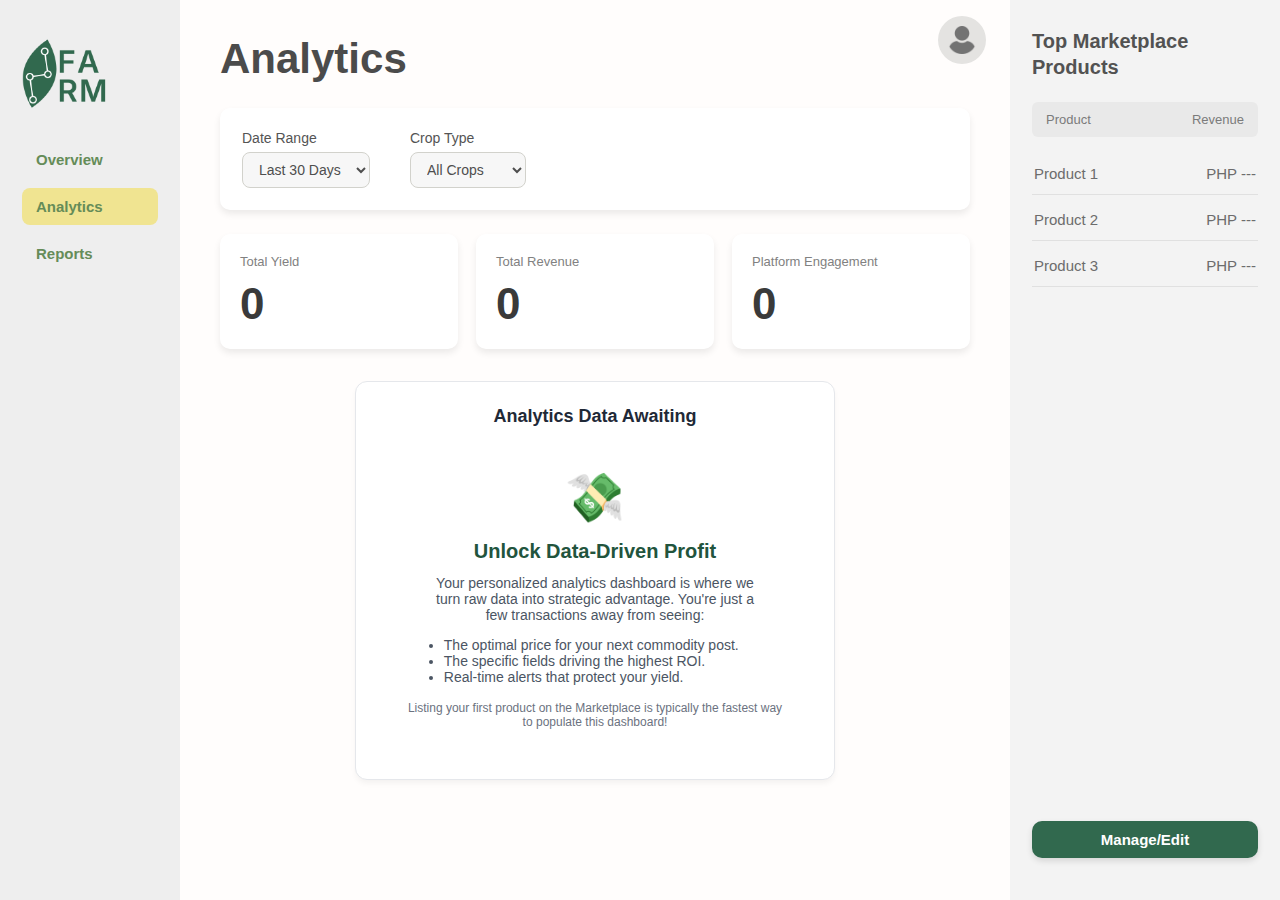
<file: AdminAnalytics.html>
<!DOCTYPE html>
<html lang="en">
<head>
    <meta charset="UTF-8">
    <meta name="viewport" content="width=device-width, initial-scale=1.0">
    <title>Admin Analytics – FARM</title>
    <link rel="stylesheet" href="AdminAnalytics.css">
</head>

<body>

    <div class="container">

        <!-- SIDEBAR -->
        <aside class="sidebar">
            <div class="logo">
                <img src="FARMLogo.png" alt="FARM Logo">
            </div>

            <nav class="nav-menu">
                <a href="AdminDashboard.html">Overview</a>
                <a class="active" href="#">Analytics</a>
                <a href="AdminReports.html">Reports</a>
            </nav>
        </aside>

        <!-- MAIN CONTENT -->
        <main class="main-content">

            <!-- ICON BAR -->
            <aside class="icon-bar">

                <div class="profile-dropdown-container">
                    <button id="profileBtn" class="profile-img-btn">
                        <img src="user-icon.png" alt="Profile">
                    </button>

                    <div id="dropdownMenu" class="dropdown-menu">
                        <a href="index.html" class="dropdown-item">Log Out</a>
                    </div>
                </div>
            </aside>

            <!-- TOP TITLE -->
            <h1 class="dashboard-title">Analytics</h1>

            <!-- FILTER BAR -->
            <div class="filter-card">
                <div class="filter-group">
                    <label>Date Range</label>
                    <select>
                        <option>Last 30 Days</option>
                        <option>Last 7 Days</option>
                        <option>Last 90 Days</option>
                    </select>
                </div>

                <div class="filter-group">
                    <label>Crop Type</label>
                    <select>
                        <option>All Crops</option>
                        <option>Vegetables</option>
                        <option>Fruits</option>
                        <option>Grains</option>
                        <option>Legumes</option>
                        <option>Herbs</option>
                        <option>Beans</option>
                    </select>
                </div>
            </div>

            <!-- STATS ROW -->
            <div class="stats-row">
                <div class="stat-card">
                    <p class="label">Total Yield</p>
                    <h2 class="value">0</h2>
                </div>

                <div class="stat-card">
                    <p class="label">Total Revenue</p>
                    <h2 class="value">0</h2>
                </div>

                <div class="stat-card">
                    <p class="label">Platform Engagement</p>
                    <h2 class="value">0</h2>
                </div>
            </div>

            <!-- VALUE-PROP PLACEHOLDER BELOW STATS ROW -->
            <div class="placeholder-wrapper">
                <div class="placeholder-card">
                    <h2 class="placeholder-title">Analytics Data Awaiting</h2>

                    <div class="placeholder-inner">
                        <span class="placeholder-icon">💸</span>

                        <h3 class="placeholder-heading">Unlock Data-Driven Profit</h3>

                        <p class="placeholder-description">
                            Your personalized analytics dashboard is where we turn raw data into strategic advantage.
                            You're just a few transactions away from seeing:
                        </p>

                        <ul class="placeholder-list">
                            <li>The optimal price for your next commodity post.</li>
                            <li>The specific fields driving the highest ROI.</li>
                            <li>Real-time alerts that protect your yield.</li>
                        </ul>

                        <p class="placeholder-footer">
                            Listing your first product on the Marketplace is typically the fastest way to populate this dashboard!
                        </p>
                    </div>
                </div>
            </div>


        </main>

        

        <!-- RIGHT SIDEBAR -->
        <aside class="right-sidebar">

            <div class="rightbox-products">

                <div class="rightbox-content">

                    <h2 class="rightbox-title">Top Marketplace<br>Products</h2>

                    <div class="rightbox-header">
                        <span>Product</span>
                        <span>Revenue</span>
                    </div>

                    <div class="rightbox-row">
                        <span class="product-name">Product 1</span>
                        <span class="product-value">PHP ---</span>
                    </div>
                    <div class="divider"></div>

                    <div class="rightbox-row">
                        <span class="product-name">Product 2</span>
                        <span class="product-value">PHP ---</span>
                    </div>
                    <div class="divider"></div>

                    <div class="rightbox-row">
                        <span class="product-name">Product 3</span>
                        <span class="product-value">PHP ---</span>
                    </div>
                    <div class="divider"></div>


                    <!-- Button goes here but stays at bottom via flex -->
                    <button class="manage-edit-inside">Manage/Edit</button>

                </div>

            </div>



        </aside>


    </div>

    <script>
        // PROFILE DROPDOWN
    const profileBtn = document.getElementById("profileBtn");
    const dropdownMenu = document.getElementById("dropdownMenu");

    profileBtn.addEventListener("click", () => {
        dropdownMenu.style.display =
            dropdownMenu.style.display === "flex" ? "none" : "flex";
    });

    document.addEventListener("click", (e) => {
        if (!profileBtn.contains(e.target) && !dropdownMenu.contains(e.target)) {
            dropdownMenu.style.display = "none";
        }
    });

    // Toggle Edit Mode for Right Sidebar
    const editBtn = document.querySelector(".manage-edit-inside");
    let editMode = false;

    editBtn.addEventListener("click", () => {
        const names = document.querySelectorAll(".product-name");
        const values = document.querySelectorAll(".product-value");

        if (!editMode) {
            // ENTER EDIT MODE
            editBtn.textContent = "Save";

            names.forEach(span => {
                const input = document.createElement("input");
                input.type = "text";
                input.value = span.textContent.trim();
                input.classList.add("edit-input");
                span.replaceWith(input);
            });

            values.forEach(span => {
                const input = document.createElement("input");
                input.type = "text";
                input.value = span.textContent.trim();
                input.classList.add("edit-input");
                input.style.textAlign = "right";
                span.replaceWith(input);
            });

            editMode = true;
        } else {
            // SAVE MODE
            editBtn.textContent = "Manage/Edit";

            const inputs = document.querySelectorAll(".edit-input");

            inputs.forEach(input => {
                const span = document.createElement("span");
                span.textContent = input.value.trim();
                span.className = input.style.textAlign === "right" 
                    ? "product-value" 
                    : "product-name";
                input.replaceWith(span);
            });

            editMode = false;
        }
    });
    </script>
</body>
</html>
</file>
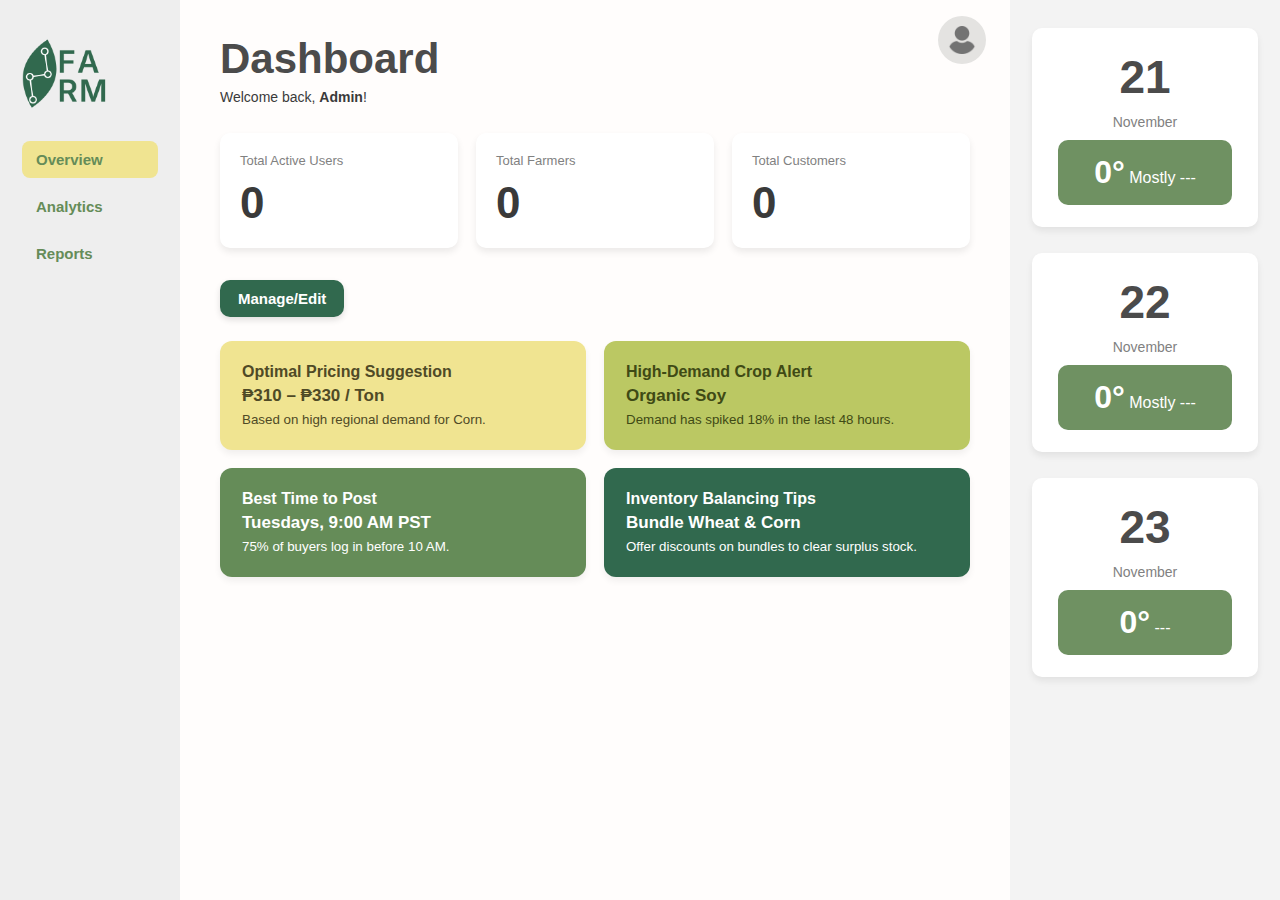
<file: AdminDashboard.html>
<!DOCTYPE html>
<html lang="en">
<head>
    <meta charset="UTF-8">
    <meta name="viewport" content="width=device-width, initial-scale=1.0">
    <title>Admin Dashboard – FARM</title>
    <link rel="stylesheet" href="AdminDashboard.css">
</head>

<body>

    <div class="container">

        <!-- SIDEBAR -->
        <aside class="sidebar">
            <div class="logo">
                <img src="FARMLogo.png" alt="FARM Logo">
            </div>

            <nav class="nav-menu">
                <a class="active" href="#">Overview</a>
                <a href="AdminAnalytics.html">Analytics</a>
                <a href="AdminReports.html">Reports</a>
            </nav>
        </aside>

        <!-- MAIN CONTENT -->
        <main class="main-content">

            <!-- ICON BAR -->
            <aside class="icon-bar">

                <div class="profile-dropdown-container">
                    <button id="profileBtn" class="profile-img-btn">
                        <img src="user-icon.png" alt="Profile">
                    </button>

                    <div id="dropdownMenu" class="dropdown-menu">
                        <a href="index.html" class="dropdown-item">Log Out</a>
                    </div>
                </div>
            </aside>

            <h1 class="dashboard-title">Dashboard</h1>
            <p class="welcome">Welcome back, <strong>Admin</strong>!</p>

            <!-- TOP METRICS -->
            <div class="stats-row">

                <div class="stat-card">
                    <p class="label">Total Active Users</p>
                    <h2 class="value">0</h2>
                </div>

                <div class="stat-card">
                    <p class="label">Total Farmers</p>
                    <h2 class="value">0</h2>
                </div>

                <div class="stat-card">
                    <p class="label">Total Customers</p>
                    <h2 class="value">0</h2>
                </div>

            </div>

            <button class="manage-edit-btn" id="manageEditBtn">Manage/Edit</button>


            <!-- CENTER SUGGESTIONS GRID -->
            <div class="suggestion-grid">

                <div class="card green">
                    <h3>Optimal Pricing Suggestion</h3>
                    <p class="amount">₱310 – ₱330 / Ton</p>
                    <small>Based on high regional demand for Corn.</small>
                </div>

                <div class="card purple">
                    <h3>High-Demand Crop Alert</h3>
                    <p class="amount">Organic Soy</p>
                    <small>Demand has spiked 18% in the last 48 hours.</small>
                </div>

                <div class="card yellow">
                    <h3>Best Time to Post</h3>
                    <p class="amount">Tuesdays, 9:00 AM PST</p>
                    <small>75% of buyers log in before 10 AM.</small>
                </div>

                <div class="card blue">
                    <h3>Inventory Balancing Tips</h3>
                    <p class="amount">Bundle Wheat & Corn</p>
                    <small>Offer discounts on bundles to clear surplus stock.</small>
                </div>

            </div>

        </main>

        <!-- RIGHT SIDEBAR -->
        <aside class="right-sidebar">

            <div class="weather-card">
                <h1 id="day1-date">21</h1>
                <p id="day1-month" class="month">November</p>
                <div class="temp-box">
                    <span id="day1-temp" class="temp">0°</span>
                    <span id="day1-desc" class="desc">Mostly ---</span>
                </div>
            </div>

            <div class="weather-card">
                <h1 id="day2-date">22</h1>
                <p id="day2-month" class="month">November</p>
                <div class="temp-box">
                    <span id="day2-temp" class="temp">0°</span>
                    <span id="day2-desc" class="desc">Mostly ---</span>
                </div>
            </div>

            <div class="weather-card">
                <h1 id="day3-date">23</h1>
                <p id="day3-month" class="month">November</p>
                <div class="temp-box">
                    <span id="day3-temp" class="temp">0°</span>
                    <span id="day3-desc" class="desc">---</span>
                </div>
            </div>  

        </aside>

    </div>

    <script>
        // Dropdown toggle
    const profileBtn = document.getElementById("profileBtn");
    const dropdownMenu = document.getElementById("dropdownMenu");

    profileBtn.addEventListener("click", () => {
        dropdownMenu.style.display =
            dropdownMenu.style.display === "flex" ? "none" : "flex";
    });

    document.addEventListener("click", (e) => {
        if (!profileBtn.contains(e.target) && !dropdownMenu.contains(e.target)) {
            dropdownMenu.style.display = "none";
        }
    });

    // WEATHER API CONFIG
    const API_KEY = "c808ae1a3efb9ae9248b1c893e5f6645";  // same key as FarmerDashboard
    const CITY = "Batangas,PH";

    // LOAD WEATHER (same system as FarmerDashboard)
    async function loadWeather() {
        try {
            const url = `https://api.openweathermap.org/data/2.5/forecast?q=${CITY}&units=metric&appid=${API_KEY}`;
            const res = await fetch(url);
            const data = await res.json();

            let days = {};

            data.list.forEach(entry => {
                const date = new Date(entry.dt_txt);
                const d = date.getDate();
                if (!days[d]) days[d] = entry;
            });

            const sorted = Object.keys(days).slice(0, 3);

            sorted.forEach((day, i) => {
                const info = days[day];

                document.getElementById(`day${i+1}-date`).textContent = day;

                document.getElementById(`day${i+1}-month`).textContent =
                    new Date(info.dt_txt).toLocaleString("en-US", { month: "long" });

                document.getElementById(`day${i+1}-temp`).textContent =
                    Math.round(info.main.temp) + "°";

                document.getElementById(`day${i+1}-desc`).textContent =
                    info.weather[0].description;
            });

        } catch (error) {
            console.error("Weather fetch failed:", error);
        }
    }

    loadWeather();

    // =============================
    // MANAGE / EDIT SUGGESTION GRID
    // =============================
    const manageBtn = document.getElementById("manageEditBtn");
    let editMode = false;

    manageBtn.addEventListener("click", () => {
        const editableFields = document.querySelectorAll(".suggestion-grid h3, .suggestion-grid .amount, .suggestion-grid small");

        if (!editMode) {
            // TURN ON EDIT MODE
            editableFields.forEach(field => {
                field.setAttribute("contenteditable", "true");
                field.style.outline = "2px dashed #31694E"; 
                field.style.padding = "4px";
                field.style.borderRadius = "4px";
            });

            manageBtn.textContent = "Save";
            manageBtn.style.background = "#658C58"; // lighter green when saving

            editMode = true;

        } else {
            // TURN OFF EDIT MODE
            editableFields.forEach(field => {
                field.removeAttribute("contenteditable");
                field.style.outline = "none";
                field.style.padding = "0px";
            });

            manageBtn.textContent = "Manage/Edit";
            manageBtn.style.background = "#31694E"; // original green

            editMode = false;

            // OPTIONAL: Save Data in LocalStorage
            saveSuggestionEdits();
        }
    });

    // OPTIONAL: Save edits locally
    function saveSuggestionEdits() {
        const cards = document.querySelectorAll(".suggestion-grid .card");
        let data = [];

        cards.forEach(card => {
            const title = card.querySelector("h3").textContent;
            const amount = card.querySelector(".amount").textContent;
            const desc = card.querySelector("small").textContent;

            data.push({ title, amount, desc });
        });

        localStorage.setItem("suggestionGridEdits", JSON.stringify(data));
    }

    // OPTIONAL: Load saved data when page opens
    window.addEventListener("load", () => {
        const saved = JSON.parse(localStorage.getItem("suggestionGridEdits"));

        if (saved) {
            const cards = document.querySelectorAll(".suggestion-grid .card");
            cards.forEach((card, index) => {
                card.querySelector("h3").textContent = saved[index].title;
                card.querySelector(".amount").textContent = saved[index].amount;
                card.querySelector("small").textContent = saved[index].desc;
            });
        }
    });

    </script>
</body>
</html>
</file>
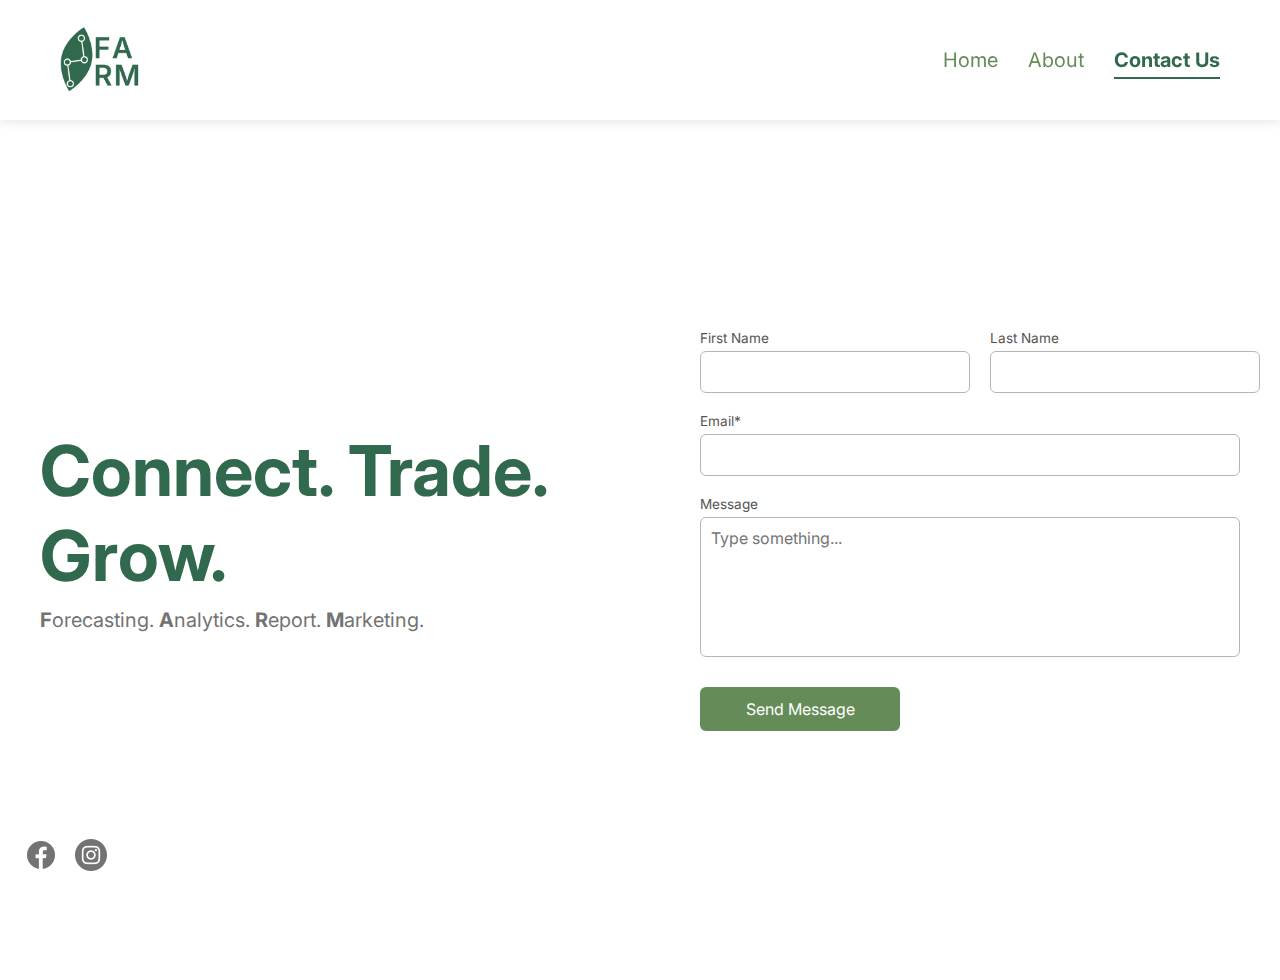
<file: ContactPage.html>
<!DOCTYPE html>
<html lang="en">
<head>
    <meta charset="UTF-8" />
    <meta name="viewport" content="width=device-width, initial-scale=1.0" />
    <title>Contact Us – F.A.R.M</title>
    <link href='https://fonts.googleapis.com/css?family=Inter' rel='stylesheet'>
    <link rel="stylesheet" href="Homepage.css" />
</head>

<body>

    <!-- Navigation -->
    <nav class="navbar">
        <div class="logo">
            <img src="FARMLogo.png" alt="Farm Logo">

        </div>
        <ul class="nav-links">
            <li><a href="index.html">Home</a></li>
            <li><a href="AboutPage.html">About</a></li>
            <li><a class="active" href="ContactPage.html">Contact Us</a></li>
        </ul>
    </nav>


    <!-- Contact Page Section -->
    <section class="contact-page">

        <!-- Left side text -->
        <div class="contact-left">
            <h1>Connect. Trade. Grow.</h1>
            <p><b>F</b>orecasting. <b>A</b>nalytics. <b>R</b>eport. <b>M</b>arketing.</p>
        </div>

        <!-- Right side form -->
        <div class="contact-form">
            <form>
                <div class="name-fields">
                    <div class="field">
                        <label>First Name</label>
                        <input type="text" />
                    </div>
                    <div class="field">
                        <label>Last Name</label>
                        <input type="text" />
                    </div>
                </div>

                <div class="field">
                    <label>Email*</label>
                    <input type="email" required />
                </div>

                <div class="field">
                    <label>Message</label>
                    <textarea placeholder="Type something..."></textarea>
                </div>

                <button type="submit" class="submit-btn">Send Message</button>
            </form>
        </div>

    </section>

    <!-- SOCIAL ICONS (fixed at bottom left) -->
    <div class="social-icons">
        <a href="#"><img src="fb-icon.png" alt="Facebook"></a>
        <a href="#"><img src="ig-icon.png" alt="Instagram"></a>
    </div>

</body>
</html>
</file>
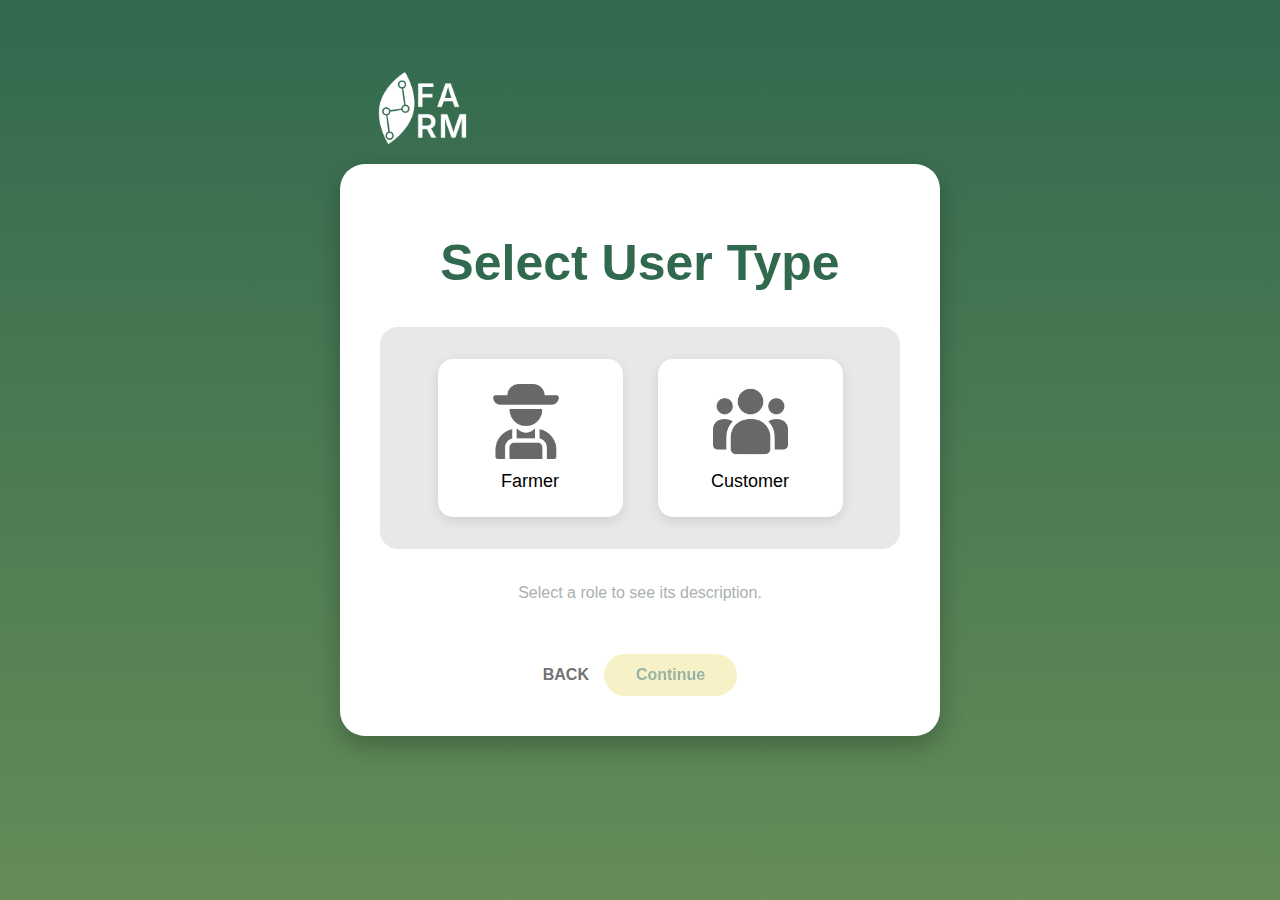
<file: UserType.html>
<!DOCTYPE html>
<html lang="en">
<head>
  <meta charset="UTF-8">
  <meta name="viewport" content="width=device-width, initial-scale=1.0">
  <title>Select User Type – F.A.R.M</title>

<style>
body {
  margin: 0;
  font-family: 'Inter', sans-serif;
  background: linear-gradient(180deg, #31694E, #658C58);
  height: 100vh;
  display: flex;
  justify-content: center;
  align-items: center;
}

.card {
  background: white;
  width: clamp(280px, 90vw, 520px);
  padding: clamp(40px, 6vw, 60px) clamp(20px, 5vw, 40px) clamp(20px, 4vw, 40px);
  position: relative;
  border-radius: clamp(15px, 4vw, 25px);
  text-align: center;
  box-shadow: 0 10px 25px rgba(0,0,0,0.25);
}

.card h1 {
  font-size: clamp(32px, 8vw, 50px);
  margin-bottom: clamp(20px, 3vw, 30px);
  margin-top: 10px;
  color:#31694E
}

.pin-icon {
  width: clamp(50px, 8vw, 90px);
  margin: 0;
  display: block;
  /* position relative to the card so the logo sits just above the card's top-left */
  position: absolute;
  top: calc(-1 * clamp(100px, 4vw, 48px));
  left: clamp(30px, 3vw, 40px);
  z-index: 6;
}

/* ADD MORE SPACE BETWEEN USER OPTIONS */
.options {
  display: flex;
  justify-content: center;
  gap: clamp(20px, 5vw, 35px);
  margin: clamp(25px, 4vw, 35px) 0;
  flex-wrap: wrap;
  padding: clamp(24px, 4vw, 32px);
  background: #e8e8e8;
  border-radius: clamp(12px, 3vw, 18px);
}

.user-option {
  width: clamp(110px, 25vw, 135px);
  padding: clamp(16px, 3vw, 22px);
  background: white;
  border-radius: clamp(12px, 3vw, 15px);
  cursor: pointer;
  transition: 0.25s ease;
  border: 3px solid transparent;
  text-align: center;
  box-shadow: 0 4px 12px rgba(0, 0, 0, 0.1);
}

.user-option img {
  width: clamp(50px, 15vw, 75px);
  margin-bottom: clamp(5px, 2vw, 8px);
  transition: filter 0.25s ease, transform 0.25s ease;
  /* start slightly desaturated/gray */
  filter: grayscale(1) brightness(0.9);
}

.user-option p {
  font-size: clamp(14px, 3vw, 18px);
  margin: 0;
}

.user-option:hover {
  background: linear-gradient(to bottom, #658C58 0%, #31694E 100%);
  color: white;
  box-shadow: 0 6px 16px rgba(0, 0, 0, 0.2);
}

.user-option:hover img,
.user-option.active img {
  /* make the vector/logo appear white on dark background */
  filter: brightness(0) invert(1);
  transform: scale(1.05);
}

.user-option.active {
  background: linear-gradient(to bottom, #658C58 0%, #31694E 100%);
  color: white;
  border-color: rgba(13,63,47,0.9);
  box-shadow: 0 6px 16px rgba(0, 0, 0, 0.2);
}

.description {
  font-size: clamp(14px, 2.5vw, 16px);
  color: #AAB1AD;
  min-height: 40px;
  margin-bottom: clamp(20px, 3vw, 30px);
}

.actions {
  display: flex;
  justify-content: center;
  align-items: center;
  flex-wrap: wrap;
  gap: clamp(10px, 2vw, 15px);
  position: relative;
  margin-top: clamp(20px, 3vw, 30px);
}

.back-btn {
  text-decoration: none;
  color: #737373;
  font-size: clamp(14px, 2vw, 16px);
  font-weight: bold;
}

#continueBtn {
  padding: clamp(10px, 2vw, 12px) clamp(24px, 4vw, 32px);
  background: #F0E491;
  border: none;
  border-radius: 25px;
  cursor: pointer;
  font-size: clamp(14px, 2vw, 16px);
  color: #31694E;
  font-weight: bold;
  transition: 0.25s;
}

#continueBtn:disabled {
  opacity: 0.5;
  cursor: not-allowed;
}

/* Responsive adjustments */
@media (max-width: 480px) {
  .card {
    width: 90%;
    padding: 40px 20px 20px; /* maintain top spacing for small logo */
  }

  .pin-icon {
    /* smaller absolute offsets on small screens (sit just above card) */
    top: calc(-1 * clamp(60px, 6vw, 28px));
    left: clamp(12px, 4vw, 20px);
    width: clamp(36px, 12vw, 56px);
  }
}

</style>
</head>
<body>

  <div class="container">
    <div class="card">
      <a href="SignIn.html">
        <img id="pinAdmin" class="pin-icon" src="FARM_white.png" alt="Pin Icon">
      </a>
      <h1>Select User Type</h1>

      <div class="options">
        <div class="user-option" data-role="farmer">
          <img src="farmer-icon.png" alt="Farmer Icon">
          <p>Farmer</p>
        </div>

        <div class="user-option" data-role="customer">
          <img src="customer-icon.png" alt="Customer Icon">
          <p>Customer</p>
        </div>
        </div>
  

      <p id="roleDescription" class="description">
        Select a role to see its description.
      </p>

      <div class="actions">
        <a href="index.html" class="back-btn">BACK</a>
        <button id="continueBtn" disabled>Continue</button>
      </div>
      
      <div id="error-message" class="error-message" style="display: none;"></div>
      <div id="shortcut-hint" class="shortcut-hint" style="display: none;">
        Press 'A' 3 times to reveal admin option
      </div>
    </div>
  </div>

  <script>
    const desc = document.getElementById("roleDescription");
    const continueBtn = document.getElementById("continueBtn");
    const errorMessage = document.getElementById("error-message");
    const shortcutHint = document.getElementById("shortcut-hint");
    const adminOption = document.querySelector('.hidden-admin');
    
    // Keyboard shortcut for admin
    let keyPressCount = 0;
    const keySequence = ['a', 'a', 'a']; // Press 'A' three times
    
    document.addEventListener('keydown', (e) => {
      const key = e.key.toLowerCase();
      
      if (key === keySequence[keyPressCount]) {
        keyPressCount++;
        
        if (keyPressCount === keySequence.length) {
          // Reveal admin option
          adminOption.classList.remove('hidden-admin');
          adminOption.classList.add('revealed');
          adminOption.style.display = 'flex';
          
          // Show hint once
          if (shortcutHint.style.display === 'none') {
            shortcutHint.style.display = 'block';
            setTimeout(() => {
              shortcutHint.style.display = 'none';
            }, 5000);
          }
          
          // Reset counter
          keyPressCount = 0;
        }
      } else {
        // Reset counter if sequence is broken
        keyPressCount = 0;
      }
    });

    if (desc && continueBtn) {
        const descriptions = {
            admin: "Manages the platform, monitors analytics, and controls overall user and system operations.",
            farmer: "Manages farm details, tracks crop production, and updates product availability.",
            customer: "Finds products, buys items from farmers, and interacts with the marketplace."
        };

        document.querySelectorAll(".user-option").forEach(option => {
            const role = option.dataset.role;

            option.addEventListener("mouseenter", () => {
                desc.textContent = descriptions[role];
            });

            option.addEventListener("mouseleave", () => {
                const active = document.querySelector(".user-option.active");
                desc.textContent = active ? descriptions[active.dataset.role] : "Select a role to see its description.";
            });

            option.addEventListener("click", () => {
                document.querySelectorAll(".user-option").forEach(o => o.classList.remove("active"));
                option.classList.add("active");
                continueBtn.disabled = false;
                localStorage.setItem("selectedRole", role);
                desc.textContent = descriptions[role];
            });
        });

        continueBtn.addEventListener("click", () => {
            const selectedRole = localStorage.getItem("selectedRole");
            if (!selectedRole) {
                showError("Please select a role first.");
                return;
            }
            
            // Validate the selected role
            const validRoles = ["admin", "farmer", "customer"];
            if (!validRoles.includes(selectedRole)) {
                showError("Invalid role selected. Please choose again.");
                return;
            }

            window.location.href = "SignIn.html";
        });
    }

    // PIN admin direct access
    const pinAdmin = document.getElementById("pinAdmin");
    if (pinAdmin) {
        pinAdmin.addEventListener("click", (e) => {
            e.preventDefault(); // Prevent the default link behavior
            localStorage.setItem("selectedRole", "admin");
            showSuccess("Admin access granted. Redirecting to sign in...");
            
            // Redirect to sign in page after a short delay
            setTimeout(() => {
                window.location.href = "SignIn.html";
            }, 1500);
        });
    }

    // Utility functions for showing messages
    function showError(message) {
        errorMessage.textContent = message;
        errorMessage.style.display = 'block';
        setTimeout(() => {
            errorMessage.style.display = 'none';
        }, 5000);
    }

    function showSuccess(message) {
        // Create a temporary success message
        const successMsg = document.createElement('div');
        successMsg.className = 'success-message';
        successMsg.textContent = message;
        document.querySelector('.card').appendChild(successMsg);
        
        setTimeout(() => {
            successMsg.remove();
        }, 3000);
    }
  </script>
</body>
</html>
</file>
<file: AdminAnalytics.css>
/* GLOBAL (same as AdminDashboard) */
*{
    margin:0; padding:0; box-sizing:border-box;
    font-family:'Inter', sans-serif;
}

body{
    background:#e4e3e1;
    height:100vh;
    color:#3a3a3a;
}

.container{
    display:grid;
    grid-template-columns:180px 1fr 270px;
    height:100vh;
}

/* SIDEBAR */
.sidebar{
    background:#EEEEEE;
    padding:32px 22px;
    display:flex;
    flex-direction:column;
    gap:20px;
}

.logo img{ width:85px; }

.nav-menu{
    display:flex;
    flex-direction:column;
    gap:10px;
}

.nav-menu a{
    text-decoration:none;
    font-weight:600;
    font-size:15px;
    color:#658C58;
    padding:10px 14px;
    border-radius:8px;
}

.nav-menu a.active,
.nav-menu a:hover{
    background:#F0E491;
    color:#658C58;
}

/* MAIN CONTENT */
.main-content{
    background:#fffdfc;
    padding:35px 40px;
    position:relative;
    overflow-y:auto;
}

/* ICON BAR */
.icon-bar{
    display:flex;
    gap:14px;
    position:absolute;
    top:16px;
    right:24px;
}

.message-img-btn,
.profile-img-btn{
    width:48px;
    height:48px;
    background:#e4e3e1;
    border:none;
    border-radius:50%;
    display:flex;
    align-items:center;
    justify-content:center;
}

.message-img-btn img,
.profile-img-btn img{
    width:28px;
}

/* PROFILE DROPDOWN */
.dropdown-menu{
    position:absolute;
    top:58px;
    right:0;
    background:#f7f7f7;
    border:1px solid #d2d2cc;
    border-radius:8px;
    display:none;
    flex-direction:column;
    min-width:140px;
}

.dropdown-item{
    padding:12px 16px;
    font-weight:600;
    text-decoration:none;
    color:#454537;
}

.dropdown-item:hover{ background:#d7d7c8; }

/* TITLES */
.breadcrumb{
    color:#cac8bd;
    font-size:18px;
    margin-bottom:8px;
}

.dashboard-title{
    font-size:42px;
    font-weight:700;
    color:#4b4b4b;
    margin-bottom:25px;
}

/* FILTER CARD */
.filter-card{
    background:white;
    padding:22px 22px;
    border-radius:10px;
    box-shadow:0 4px 7px rgba(0,0,0,0.08);
    display:flex;
    gap:40px;
    margin-bottom:24px;
}

.filter-group{
    display:flex;
    flex-direction:column;
}

.filter-group label{
    font-size:14px;
    margin-bottom:6px;
    color:#545454;
}

.filter-group select{
    padding:8px 12px;
    border:1px solid #d2d2cc;
    border-radius:8px;
    background:#f7f7f7;
    font-size:14px;
    color:#4e4e4e;
}

/* STATS ROW */
.stats-row{
    display:grid;
    grid-template-columns:repeat(3,1fr);
    gap:18px;
    margin-bottom:32px;
}

.stat-card{
    background:white;
    border-radius:10px;
    padding:20px;
    box-shadow:0 4px 7px rgba(0,0,0,0.08);
}

.stat-card .label{
    color:#818181;
    font-size:13px;
}

.stat-card .value{
    font-size:44px;
    font-weight:700;
    margin-top:10px;
}

/* RIGHT SIDEBAR */
/* RIGHT SIDEBAR (FULL TEXT STYLE) */
.right-sidebar{
    background:#f3f3f3;
    padding:28px 22px;
}

/* MAIN CONTAINER */
/* Make the content fill height and push button to bottom */
.rightbox-products {
    display: flex;
    flex-direction: column;
    height: 100%;
}

.rightbox-content {
    display: flex;
    flex-direction: column;
    height: 100%;
}

/* Push button to bottom */
.rightbox-content .manage-edit-inside {
    margin-top: auto;
}


/* TITLE */
.rightbox-title{
    font-size:20px;
    font-weight:600;
    color:#525252;
    line-height:1.3;
    margin-bottom:22px;
}

/* HEADER BAR */
.rightbox-header{
    background:#e9e9e9;
    padding:10px 14px;
    border-radius:6px;
    font-size:13px;
    color:#7b7b7b;
    display:flex;
    justify-content:space-between;
    margin-bottom:16px;
}

/* ROWS */
.rightbox-row{
    display:flex;
    justify-content:space-between;
    padding:12px 2px;
    font-size:15px;
    color:#6c6c6c;
}

/* DIVIDER LINE */
.divider{
    width:100%;
    height:1px;
    background:#e0e0e0;
    margin-bottom:4px;
}

/* VALUE-PROP PLACEHOLDER */
.placeholder-wrapper {
    display: flex;
    justify-content: center;
    margin-top: 25px;
}

.placeholder-card {
    background: #ffffff;
    border-radius: 12px;
    padding: 24px;
    max-width: 480px;
    width: 100%;
    border: 1px solid #e5e7eb;
    box-shadow: 0 4px 6px -1px rgba(0,0,0,0.05);
}

.placeholder-title {
    text-align: center;
    font-size: 18px;
    font-weight: 600;
    color: #1f2937;
    margin-bottom: 16px;
}

.placeholder-inner {
    background: white;
    padding: 26px;
    border-radius: 12px;
    text-align: center;
}

.placeholder-icon {
    font-size: 48px;
    color: #22543d;
    display: block;
    margin-bottom: 14px;
}

.placeholder-heading {
    font-size: 20px;
    font-weight: 700;
    color: #22543d;
    margin-bottom: 12px;
}

.placeholder-description {
    color: #4b5563;
    font-size: 14px;
    max-width: 340px;
    margin: 0 auto 14px;
}

.placeholder-list {
    color: #4b5563;
    font-size: 14px;
    text-align: left;
    width: 80%;
    margin: 0 auto 14px;
    list-style: disc;
}

.placeholder-footer {
    font-size: 12px;
    color: #6b7280;
    margin-top: 16px;
}

/*manage Button*/

.manage-edit-inside {
    background: #31694E;              /* deep forest green */
    color: #ffffff;                   /* white text */
    padding: 10px 18px;               /* button padding */
    font-size: 15px;
    font-weight: 600;
    border: none;
    border-radius: 10px;              /* match card rounding */
    cursor: pointer;
    margin-bottom: 14px;              /* space above suggestion grid */
    box-shadow: 0 3px 6px rgba(0,0,0,0.12);  /* soft FARM-style shadow */
    transition: 0.2s ease;
}

.manage-edit-inside:hover {
    background: #27523e;
}

/* Editable Inputs inside rightbox */
.edit-input {
    width: 100%;
    padding: 6px 4px;
    border: 1px solid #cfcfcf;
    border-radius: 6px;
    font-size: 14px;
    color: #555;
    background: #fafafa;
}

.edit-input:focus {
    outline: none;
    border-color: #8ea58e;
    background: #ffffff;
}
</file>
<file: AdminDashboard.css>
/* GLOBAL */
*{
    margin:0;
    padding:0;
    box-sizing:border-box;
    font-family:'Inter', sans-serif;
}

body{
    background:#EEEEEE;
    height:100vh;
    color:#3a3a3a;
}

.container{
    display:grid;
    grid-template-columns:180px 1fr 270px;
    height:100vh;
}

/* SIDEBAR */
.sidebar{
    background:#EEEEEE;
    padding:32px 22px;
    display:flex;
    flex-direction:column;
    gap:20px;
}

.logo img{
    width:85px;
}

.nav-menu{
    display:flex;
    flex-direction:column;
    gap:10px;
}

.nav-menu a{
    text-decoration:none;
    font-weight:600;
    font-size:15px;
    color:#658C58;
    padding:10px 14px;
    border-radius:8px;
}

.nav-menu a.active,
.nav-menu a:hover{
    background:#F0E491;
    color:#658C58;
}

/* MAIN */
.main-content{
    background:#fffdfc;
    padding:35px 40px;
    position:relative;
    overflow-y:auto;
}

/* ICON BAR */
.icon-bar{
    display:flex;
    gap:14px;
    position:absolute;
    top:16px;
    right:24px;
}

.message-img-btn,
.profile-img-btn{
    width:48px;
    height:48px;
    border:none;
    border-radius:50%;
    background:#e4e3e1;
    display:flex;
    align-items:center;
    justify-content:center;
}

.message-img-btn img,
.profile-img-btn img{
    width:28px;
}

/* DROPDOWN */
.dropdown-menu{
    position:absolute;
    top:58px;
    right:0;
    background:#f7f7f7;
    border:1px solid #d2d2cc;
    border-radius:8px;
    display:none;
    flex-direction:column;
    min-width:140px;
}

.dropdown-item{
    padding:12px 16px;
    text-decoration:none;
    font-weight:600;
    color:#454537;
}

.dropdown-item:hover{
    background:#d7d7c8;
}

/* TITLES */
.breadcrumb{
    color:#cac8bd;
    font-size:18px;
    margin-bottom:8px;
}

.dashboard-title{
    font-size:42px;
    font-weight:700;
    color:#4b4b4b;
}


.welcome{
    margin-top:6px;
    margin-bottom:28px;
    font-size:14px;
}

/* STATS */
.stats-row{
    display:grid;
    grid-template-columns:repeat(3,1fr);
    gap:18px;
    margin-bottom:32px;
}

.stat-card{
    background:white;
    border-radius:10px;
    padding:20px;
    box-shadow:0 4px 7px rgba(0,0,0,0.08);
}

.stat-card .label{
    color:#818181;
    font-size:13px;
}

.stat-card .value{
    font-size:44px;
    font-weight:700;
    margin-top:10px;
}

/* SUGGESTIONS */
.suggestion-grid{
    display:grid;
    grid-template-columns:repeat(2,1fr);
    gap:18px;
    margin-top:10px;
}

.card{
    padding:22px;
    border-radius:12px;
    box-shadow:0 4px 7px rgba(0,0,0,0.06);
}

.card h3{
    font-size:16px;
    margin-bottom:5px;
}

.card .amount{
    font-size:17px;
    font-weight:700;
    margin-bottom:4px;
}

.card.small{
    font-size:12px;
}

/* MANAGE / EDIT LINK */
/* MANAGE/EDIT BUTTON - FILLED STYLE */
.manage-edit-btn {
    background: #31694E;              /* deep forest green */
    color: #ffffff;                   /* white text */
    padding: 10px 18px;               /* button padding */
    font-size: 15px;
    font-weight: 600;
    border: none;
    border-radius: 10px;              /* match card rounding */
    cursor: pointer;
    margin-bottom: 14px;              /* space above suggestion grid */
    box-shadow: 0 3px 6px rgba(0,0,0,0.12);  /* soft FARM-style shadow */
    transition: 0.2s ease;
}

/* Hover effect */
.manage-edit-btn:hover {
    background: #27523e;              /* slightly darker green */
}



/* SUGGESTION GRID – APPLY PALETTE */
.suggestion-grid .card:nth-child(1) {
    background: #F0E491;   /* light yellow */
    color: #4f4a26;
}

.suggestion-grid .card:nth-child(2) {
    background: #BBC863;   /* yellow green */
    color: #3f4a15;
}

.suggestion-grid .card:nth-child(3) {
    background: #658C58;   /* olive green */
    color: #e6f2e3;
}

.suggestion-grid .card:nth-child(4) {
    background: #31694E;   /* deep forest green */
    color: #e6f7eb;
}

/* Improve text on dark cards */
.suggestion-grid .card:nth-child(3) h3,
.suggestion-grid .card:nth-child(3) .amount,
.suggestion-grid .card:nth-child(3) small,
.suggestion-grid .card:nth-child(4) h3,
.suggestion-grid .card:nth-child(4) .amount,
.suggestion-grid .card:nth-child(4) small {
    color: #ffffff;
}


/* RIGHT SIDEBAR */
.right-sidebar{
    background:#f3f3f3;
    padding:28px 22px;
    display:flex;
    flex-direction:column;
    gap:26px;
}

.weather-card{
    background:white;
    padding:22px 26px;
    border-radius:10px;
    text-align:center;
    box-shadow:0 4px 7px rgba(0,0,0,0.07);
}

.weather-card h1{
    font-size:46px;
    color:#4b4b4b;
    margin-bottom: 10px;
}

.month{
    font-size:14px;
    color:#818181;
    margin-bottom: 10px;
}

.temp-box{
    background:#6f9162;
    padding:14px;
    border-radius:10px;
    color:white;
}

.temp{
    font-size:32px;
    font-weight:700;
}
</file>
<file: Homepage.css>
* {
    margin: 0;
    padding: 0;
    box-sizing: border-box;
    font-family: 'Inter', sans-serif;
}

body {
    color: #737373;
}

/* 🌿 Navbar Styles - Desktop Base */
.navbar {
    display: flex;
    justify-content: space-between;
    align-items: center;
    padding: 20px clamp(20px, 5vw, 60px);
    background: white;
    position: fixed;
    width: 100%;
    top: 0;
    z-index: 10;
    box-shadow: 0 2px 10px rgba(0, 0, 0, 0.1);
}

.logo {
    display: flex;
    align-items: center;
}

.logo img {
    width: clamp(50px, 8vw, 80px);
    margin-right: clamp(5px, 2vw, 10px);
}

.nav-links {
    list-style: none;
    display: flex;
    flex-wrap: wrap;
}

.nav-links li {
    margin-left: clamp(15px, 3vw, 30px);
}

.nav-links a {
    text-decoration: none;
    color: #658C58; 
    font-size: clamp(16px, 2vw, 20px);
    transition: color 0.3s ease, border-bottom 0.3s ease, padding-bottom 0.3s ease; 
}

.nav-links a.active,
.nav-links a:hover {
    color: #31694E; 
    font-weight: bold;
    border-bottom: 2px solid #31694E;
    padding-bottom: 5px;
}

/* 🏞️ Hero Section (Home Page) - Desktop Base */
.hero {
    width: 100%;
    height: 100vh;
    background-image: url('HomePageBackground.jpg'); 
    background-size: cover; 
    background-repeat: no-repeat;
    background-position: center; 
    position: relative;
}

.overlay {
    position: absolute;
    width: 100%;
    height: 100%;
    background: rgba(0, 0, 0, 0.25);
    top: 0;
    left: 0;
}

.hero-content {
    position: relative;
    text-align: center;
    color: white;
    max-width: 800px;
    padding: clamp(15px, 5vw, 20px);
    margin: 0 auto;
    top: clamp(35%, 40%, 45%);
}

.hero-content header {
    position: left;
    font-size: clamp(1.8rem, 5vw, 3rem);
    margin-bottom: clamp(15px, 3vw, 20px);
    font-weight: bold;
    font-size: 60px;
    text-shadow: #555 2px 2px 8px;
}

.hero-content p {
    font-size: clamp(1rem, 2vw, 1.2rem);
    margin-bottom: clamp(20px, 4vw, 30px);
    text-shadow: #555 2px 2px 8px;
}

.hero-content a{
    font-weight: bold;
}

.cta-btn {
    padding: 12px 30px;
    font-size: 16px;
    background-color: #ffe774;
    border: none;
    border-radius: 8px;
    cursor: pointer;
    transition: 0.3s ease;
    font-weight: bold;
}

.cta-btn:hover {
    background-color: #ffdd45;
}

/* 🌾 ABOUT PAGE - Desktop Base */
.about-hero {
    width: 100%;
    min-height: 60vh;
    position: relative;
    display: flex;
    align-items: center;
    justify-content: space-between;
    padding: clamp(60px, 10vw, 100px) clamp(20px, 5vw, 80px);
    margin-top: 80px;
    background-color: white;
}

.about-hero::after {
    content: '';
    position: absolute;
    right: 0;
    top: 0;
    width: 50%;
    height: 100%;
    background-image: url('AboutPageBackground.jpg');
    background-size: cover;
    background-repeat: no-repeat;
    background-position: center;
    z-index: 1;
    border-radius: 20px;
    margin: clamp(40px, 5vw, 60px);
    width: calc(50% - clamp(40px, 5vw, 60px) * 2);
    height: calc(100% - clamp(40px, 5vw, 60px) * 2);
}

.hero-btn {
    display: inline-block;
    background-color: #F1E58B; 
    color: #31694E; 
    padding: 12px 30px;
    border-radius: 30px;
    font-size: 16px;
    font-weight: 600;
    text-decoration: none; 
    border: none;
    cursor: pointer;
    transition: 0.3s ease;
}

.hero-btn:hover {
    background-color: #e2d679;
}


.about-hero .overlay {
    display: none;
}

.about-content {
    position: relative;
    max-width: 50%;
    width: 100%;
    background: none;
    padding: 0;
    border-radius: 0;
    box-shadow: none;
    text-align: left;
    z-index: 2;
}

.about-content header {
    font-size: clamp(150px, 8vw, 4rem);
    color: #31694E;
    font-weight: 800;
    text-shadow: none;
    line-height: 1.2;
    margin-bottom: 0;
    text-align: left;
}

.about-content p {
    font-size: clamp(0.95rem, 2vw, 1.2rem);
    color: #31694E;
    margin-bottom: clamp(5px, 1vw, 10px);
    font-weight: 500;
    text-align: left;
}

.secondary-text {
    color: #737373;
    font-size: clamp(0.9rem, 1.8vw, 1rem);
    line-height: 1.7;
    margin: 0;
}

/* 🎯 FEATURES SECTION */
.features-section {
    width: 100%;
    background: white;
    padding: clamp(60px, 10vw, 100px) clamp(20px, 5vw, 80px);
    border-top: 2px solid #e0e0e0;
}

.features-section h2 {
    font-size: clamp(2rem, 5vw, 3.5rem);
    color: #31694E;
    font-weight: 800;
    text-align: center;
    margin: 0 0 clamp(50px, 8vw, 80px) 0;
    line-height: 1.3;
}

.features-grid {
    display: grid;
    grid-template-columns: repeat(auto-fit, minmax(300px, 1fr));
    gap: clamp(30px, 4vw, 50px);
    max-width: 1200px;
    margin: 0 auto;
}

.feature-item {
    display: flex;
    flex-direction: column;
    gap: clamp(12px, 2vw, 16px);
}

.feature-icon {
    font-size: clamp(2rem, 4vw, 3rem);
    display: inline-block;
    width: fit-content;
}

.feature-item h3 {
    font-size: clamp(1.1rem, 2.5vw, 1.5rem);
    color: #31694E;
    font-weight: 700;
    margin: 0;
}

.feature-item p {
    font-size: clamp(0.9rem, 1.8vw, 1rem);
    color: #555;
    line-height: 1.7;
    margin: 0;
}

/* 📧 CONTACT PAGE - Desktop Base */
.contact-page {
    display: flex;
    justify-content: center; 
    align-items: center; 
    gap: clamp(40px, 10vw, 120px); 
    min-height: 100vh; 
    padding: clamp(40px, 5vw, 80px) clamp(20px, 5vw, 40px); 
    position: relative;
    margin-top: 80px;
    background: white;
}

.contact-left {
    width: 45%;
    min-width: 300px;
}

.contact-left h1 {
    font-size: clamp(2.5rem, 6vw, 70px);
    font-weight: bolder;
    color: #31694E;
}

.contact-left p {
    font-size: clamp(1rem, 2vw, 20px);
    color: #737373;
    margin-top: clamp(5px, 2vw, 10px);
}

.contact-socials {
    margin-top: 80px;
}

.contact-socials img {
    width: 32px;
    margin-right: 15px;
    cursor: pointer;
}

.social-icons {
    position: fixed;
    bottom: 25px;
    left: 25px;
    display: flex;
    gap: 18px;
    z-index: 999;
}

.social-icons img {
    width: 32px;
    height: 32px;
    cursor: pointer;
}


/* FORM RIGHT SIDE - Desktop Base */
.contact-form {
    width: 45%;
    min-width: 300px;
}

.contact-form form {
    display: flex;
    flex-direction: column;
}

.name-fields {
    display: flex;
    gap: clamp(15px, 3vw, 20px);
}

.field {
    display: flex;
    flex-direction: column;
    margin-bottom: clamp(15px, 2vw, 20px);
    width: 100%; 
}

.field label {
    font-size: clamp(0.75rem, 1.5vw, 0.85rem);
    color: #555;
    margin-bottom: clamp(3px, 1vw, 5px);
}

.field input,
.field textarea {
    padding: clamp(8px, 1.5vw, 10px);
    border: 1.5px solid #b5b5b5;
    border-radius: 6px;
    font-size: clamp(0.9rem, 1.5vw, 1rem);
}

.field textarea {
    height: 140px;
    resize: none;
}

.submit-btn {
    padding: clamp(10px, 2vw, 12px) clamp(15px, 3vw, 20px);
    background: #658C58;
    color: white;
    border: none;
    border-radius: 6px;
    width: clamp(150px, 40vw, 200px);
    font-size: clamp(0.9rem, 1.5vw, 1rem);
    cursor: pointer;
    margin-top: clamp(8px, 1vw, 10px);
    transition: background 0.3s ease; 
}

.submit-btn:hover {
    background: #31694E;
}

/* ================================================= */
/* 📱 MEDIA QUERIES FOR MOBILE/TABLET RESPONSIVENESS */
/* ================================================= */

@media (max-width: 992px) {
    /* General adjustments for medium screens (tablets) */
    .navbar {
        padding: 15px clamp(20px, 4vw, 40px);
    }
    
    .nav-links li {
        margin-left: clamp(12px, 2vw, 20px);
    }

    /* Hero Section */
    .hero-content {
        top: 25%;
    }

    /* About Section */
    .about-content {
        max-width: 100%;
        padding: 20px;
    }
    
    .about-content header {
        line-height: 0.85;
    }
    
    .about-hero {
        padding: clamp(40px, 5vw, 80px) clamp(20px, 5vw, 40px);
        justify-content: flex-start;
        flex-direction: column;
    }

    .about-hero::after {
        position: relative;
        width: 100%;
        height: 350px;
        margin: clamp(40px, 5vw, 60px) 0 0 0;
        width: calc(100% - clamp(40px, 5vw, 60px) * 2);
        margin-left: clamp(40px, 5vw, 60px);
        margin-right: clamp(40px, 5vw, 60px);
    }

    /* Contact Page Layout */
    .contact-page {
        flex-direction: column;
        gap: clamp(30px, 6vw, 60px);
        padding: clamp(60px, 8vw, 100px) clamp(20px, 5vw, 40px);
    }

    .contact-left,
    .contact-form {
        width: 100%;
        max-width: 600px;
    }

    .contact-socials {
        margin-top: clamp(40px, 8vw, 80px);
    }
}


@media (max-width: 768px) {
    /* Navbar adjustments for small screens (phones) */
    .navbar {
        padding: 12px clamp(15px, 3vw, 20px);
        flex-wrap: wrap;
    }

    .nav-links {
        display: flex;
        flex-wrap: wrap;
        width: 100%;
        justify-content: center;
        margin-top: 10px;
    }

    .nav-links li {
        margin: 5px clamp(8px, 2vw, 12px);
    }

    .logo img {
        width: clamp(50px, 10vw, 60px);
    }
    
    /* Hero Section */
    .hero-content {
        top: 20%;
        padding: clamp(10px, 4vw, 20px);
    }

    .hero-content h1 {
        font-size: clamp(1.5rem, 4vw, 2.5rem);
        margin-bottom: clamp(10px, 2vw, 15px);
    }
    
    .hero-content p {
        font-size: clamp(0.9rem, 1.8vw, 1rem);
        margin-bottom: clamp(15px, 3vw, 25px);
    }

    /* About Section */
    .about-hero {
        padding: clamp(20px, 5vw, 40px);
        margin-top: 70px;
        flex-direction: column;
        min-height: auto;
        height: auto;
        justify-content: flex-start;
        align-items: stretch;
    }

    .about-hero::after {
        position: relative;
        width: 100%;
        height: 250px;
        right: auto;
        top: auto;
        margin: clamp(30px, 5vw, 40px) 0 0 0;
    }
    
    .about-content {
        max-width: 100%;
        width: 100%;
        background: none;
        padding: 0;
        border-radius: 0;
        text-align: left;
    }
    
    .about-content header {
        font-size: clamp(1.8rem, 5vw, 2.2rem);
        line-height: 1.2;
        margin-bottom: clamp(12px, 2vw, 16px);
        text-align: left;
    }

    .about-content p {
        color: #31694E;
        font-size: clamp(0.9rem, 1.8vw, 1rem);
        margin-bottom: clamp(10px, 2vw, 15px);
        text-align: left;
    }
    
    .about-info {
        color: #31694E;
        font-size: clamp(0.85rem, 1.6vw, 1rem);
        line-height: 1.6;
    }

    /* Contact Page */
    .contact-page {
        padding: clamp(60px, 8vw, 80px) clamp(15px, 3vw, 20px);
        margin-top: 70px;
    }

    .contact-left {
        text-align: center;
        min-width: unset;
    }

    .contact-left h1 {
        font-size: clamp(1.8rem, 4vw, 2.5rem);
    }

    .contact-left p {
        font-size: clamp(0.85rem, 1.6vw, 1rem);
    }
    
    .name-fields {
        flex-direction: column;
        gap: 0;
    }

    .contact-form {
        min-width: unset;
        width: 100%;
    }
    
    .submit-btn {
        width: 100%;
    }
    
    /* Social Icons on the side/bottom */
    .social-icons {
        left: 50%;
        transform: translateX(-50%);
        bottom: clamp(8px, 2vw, 15px);
        gap: clamp(10px, 2vw, 12px);
    }

    .social-icons img {
        width: clamp(24px, 5vw, 28px);
        height: clamp(24px, 5vw, 28px);
    }
}

@media (max-width: 480px) {
    /* Extra small screens */
    .navbar {
        padding: 10px clamp(10px, 2vw, 15px);
    }

    .logo img {
        width: 40px;
        margin-right: 5px;
    }

    .hero-content h1 {
        font-size: clamp(1.2rem, 3vw, 1.8rem);
    }

    .contact-left h1 {
        font-size: clamp(1.5rem, 3vw, 2rem);
    }

    .about-content {
        text-align: center;
        max-width: 100%;
    }

    .about-content header {
        font-size: clamp(50px, 12vw, 80px);
        text-align: center;
        margin-top: clamp(20px, 5vw, 40px);
    }

    .about-content p {
        text-align: center;
    }

    .field {
        margin-bottom: 15px;
    }

    .field label {
        font-size: 0.75rem;
    }

    .social-icons {
        gap: 10px;
    }
}
</file>
